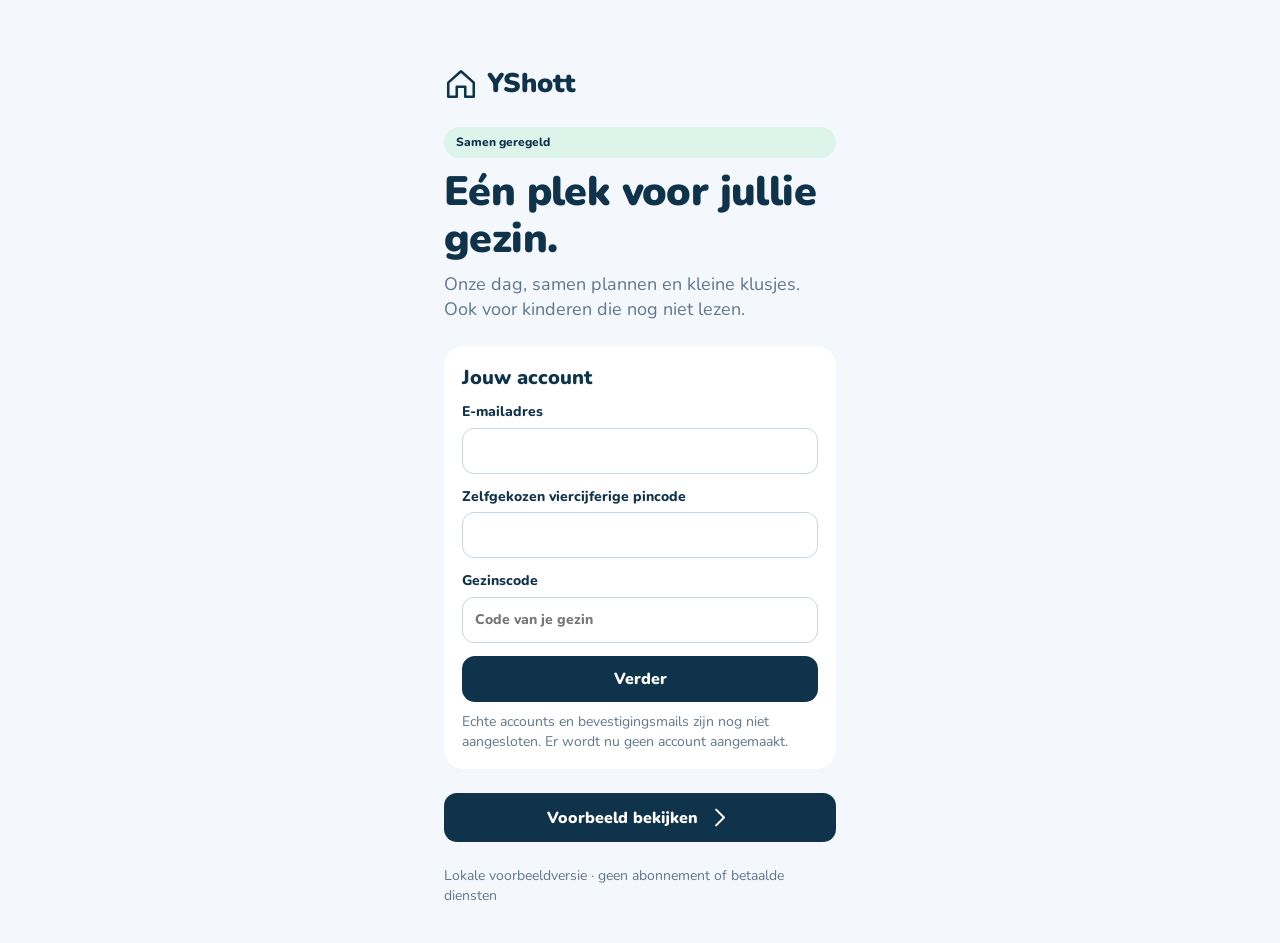
<file: web/index.html>
<!doctype html>
<html lang="nl">
<head>
<meta charset="utf-8"><meta name="viewport" content="width=device-width,initial-scale=1,viewport-fit=cover">
<meta name="theme-color" content="#10334c"><meta name="description" content="YShott familieplanner: onze dag, agenda, boodschappen en een kindmodus met gesproken pictogrammen.">
<title>YShott · Samen geregeld</title><link rel="icon" href="./assets/icon.svg" type="image/svg+xml">
<link rel="manifest" href="./manifest.webmanifest"><link rel="stylesheet" href="./style.css">
<script defer src="./model.js"></script><script defer src="./storage.js"></script><script defer src="./app.js"></script>
</head>
<body><div id="app"><div class="loading">YShott wordt geopend…</div></div>
<dialog id="dialog"></dialog><div id="toast" role="status" aria-live="polite"></div>
<noscript>Schakel JavaScript in om je YShott-planner te gebruiken.</noscript>
</body></html>
</file>
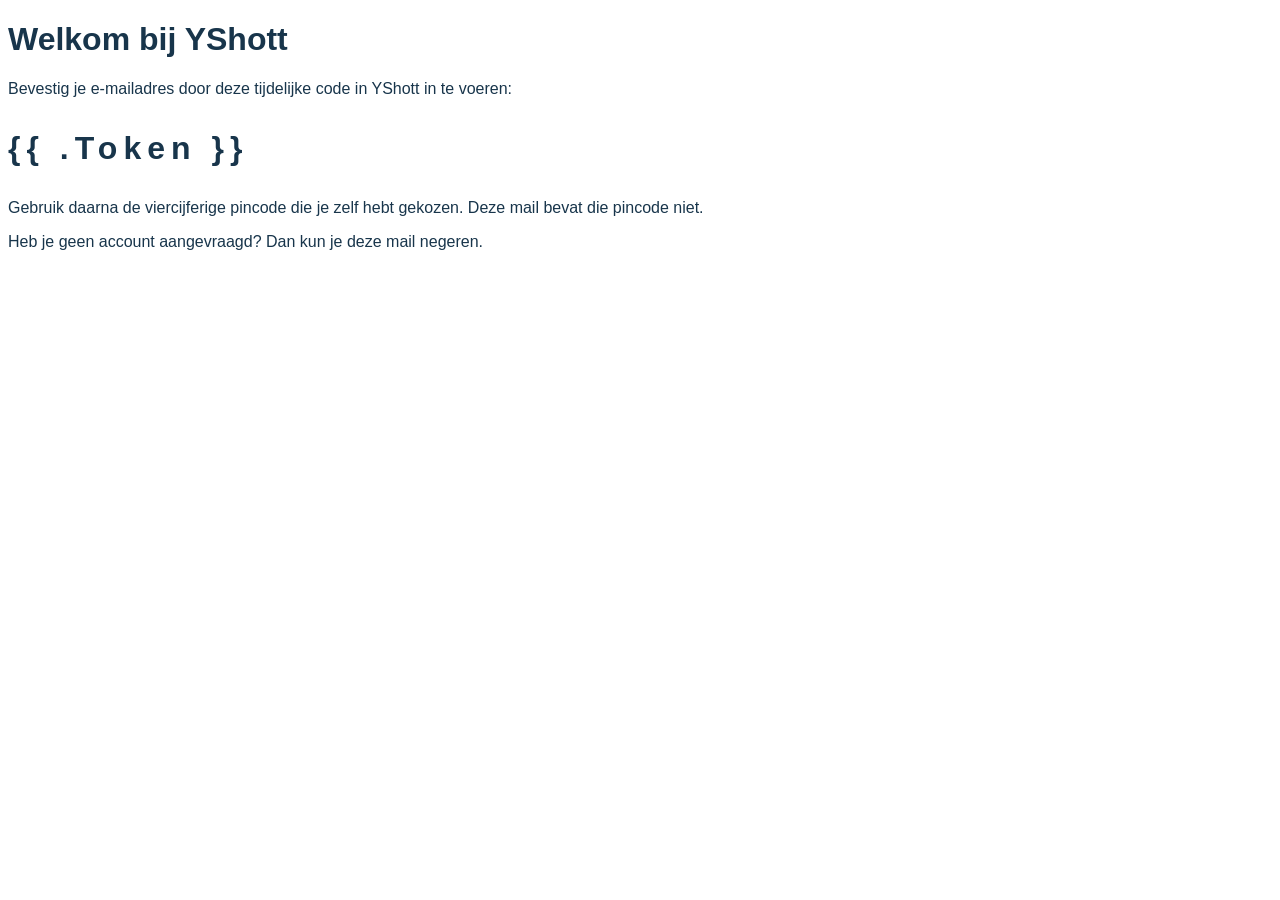
<file: backend/email/confirmation.html>
<!doctype html>
<html lang="nl"><body style="font-family:Arial,sans-serif;color:#18354b">
<h1>Welkom bij YShott</h1>
<p>Bevestig je e-mailadres door deze tijdelijke code in YShott in te voeren:</p>
<p style="font-size:32px;font-weight:bold;letter-spacing:6px">{{ .Token }}</p>
<p>Gebruik daarna de viercijferige pincode die je zelf hebt gekozen. Deze mail bevat die pincode niet.</p>
<p>Heb je geen account aangevraagd? Dan kun je deze mail negeren.</p>
</body></html>
</file>
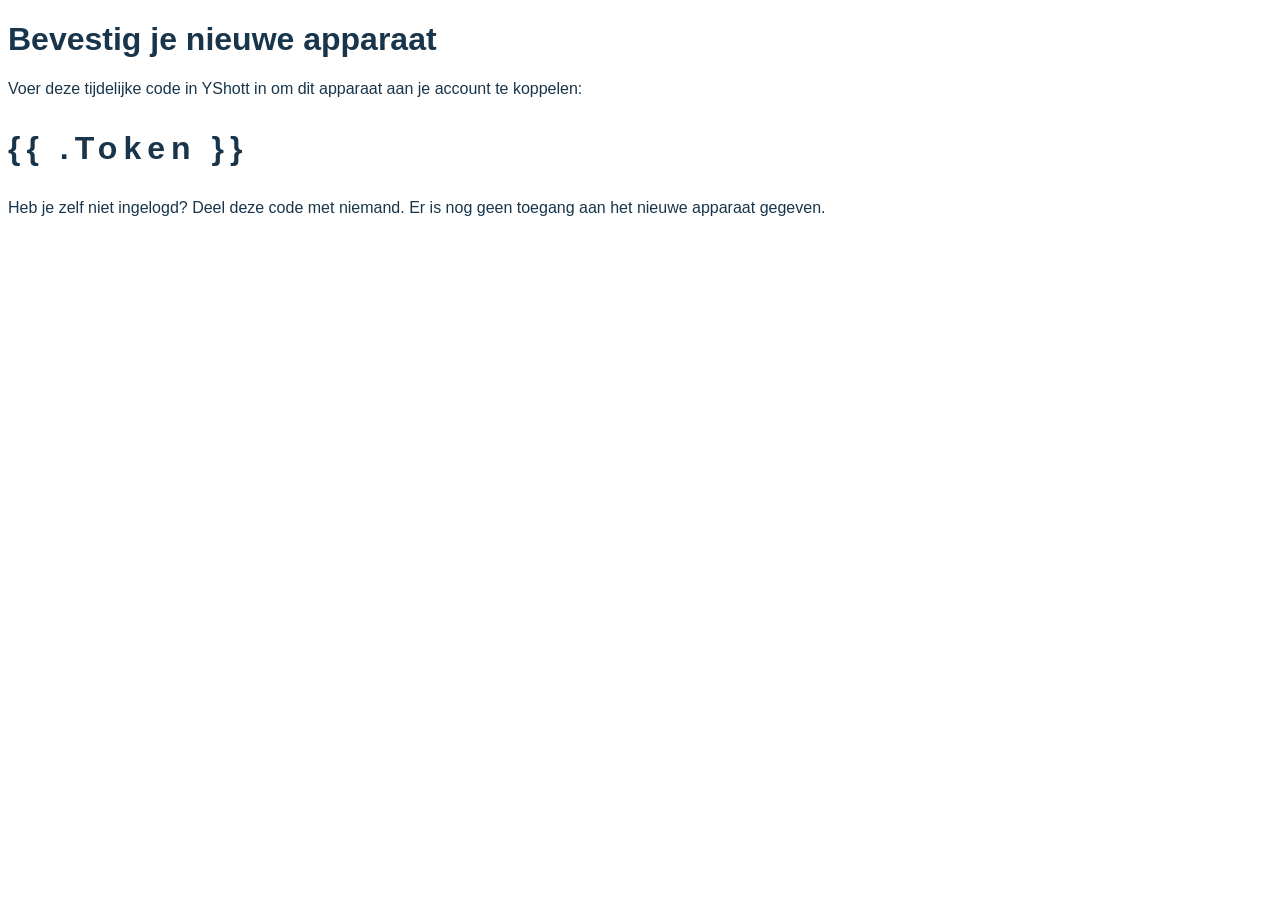
<file: backend/email/login.html>
<!doctype html>
<html lang="nl"><body style="font-family:Arial,sans-serif;color:#18354b">
<h1>Bevestig je nieuwe apparaat</h1>
<p>Voer deze tijdelijke code in YShott in om dit apparaat aan je account te koppelen:</p>
<p style="font-size:32px;font-weight:bold;letter-spacing:6px">{{ .Token }}</p>
<p>Heb je zelf niet ingelogd? Deel deze code met niemand. Er is nog geen toegang aan het nieuwe apparaat gegeven.</p>
</body></html>
</file>
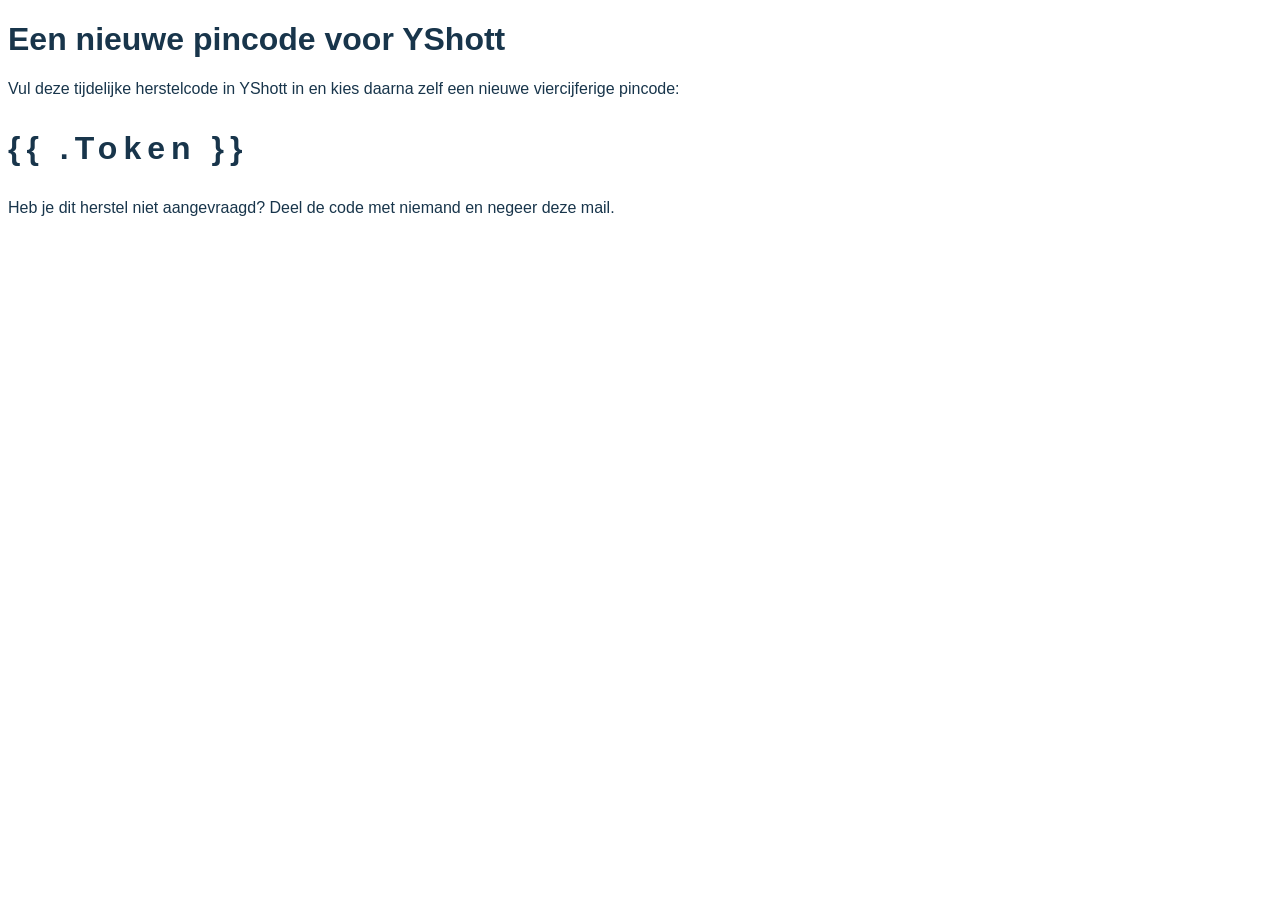
<file: backend/email/recovery.html>
<!doctype html>
<html lang="nl"><body style="font-family:Arial,sans-serif;color:#18354b">
<h1>Een nieuwe pincode voor YShott</h1>
<p>Vul deze tijdelijke herstelcode in YShott in en kies daarna zelf een nieuwe viercijferige pincode:</p>
<p style="font-size:32px;font-weight:bold;letter-spacing:6px">{{ .Token }}</p>
<p>Heb je dit herstel niet aangevraagd? Deel de code met niemand en negeer deze mail.</p>
</body></html>
</file>
<file: web/style.css>
@font-face{font-family:Nunito;src:url("./assets/nunito.ttf") format("truetype");font-weight:200 1000;font-display:swap}
:root{--ink:#10334c;--bg:#f4f8fc;--paper:#fff;--mint:#ddf4ea;--peach:#ffe7d8;--lavender:#ece5ff;--muted:#60768b;--line:#e6edf3;--soft:#eaf1f6;--radius:20px;color-scheme:light}
*{box-sizing:border-box}body{margin:0;background:var(--bg);color:var(--ink);font-family:Nunito,system-ui,sans-serif;font-size:16px;line-height:1.4}button,input,select,textarea{font:inherit;color:inherit}
button{cursor:pointer;border:0;background:none;touch-action:manipulation}button:disabled{cursor:default;opacity:.55}button:focus-visible,a:focus-visible,input:focus-visible,select:focus-visible,textarea:focus-visible{outline:3px solid #4896c9;outline-offset:3px}
a{color:var(--ink)}h1,h2,h3,p{margin:0}h1{font-size:32px;line-height:1.15;font-weight:900;letter-spacing:-.6px}h2{font-size:24px;font-weight:900}h3{font-size:20px;font-weight:850}
small,.muted{color:var(--muted);font-size:14px}.loading{padding:40px;text-align:center}.icon{width:27px;height:27px;fill:none;stroke:currentColor;stroke-width:1.8;stroke-linecap:round;stroke-linejoin:round;flex:none}
.app{max-width:480px;margin:auto;min-height:100dvh;padding-bottom:100px}.topbar{height:86px;padding:20px 20px 14px;display:flex;align-items:center;gap:10px;position:sticky;top:0;z-index:10;background:color-mix(in srgb,var(--bg) 94%,transparent);backdrop-filter:blur(12px)}
.brand{display:flex;align-items:center;gap:9px;flex:1;font-size:25px;font-weight:900;white-space:nowrap}.brand .icon{width:34px;height:34px}.profile{padding:9px 12px;border-radius:14px;background:var(--soft);font-size:14px;font-weight:750;display:flex;align-items:center;gap:7px}.profile .icon{width:16px;height:16px}.round{width:52px;height:52px;display:inline-flex;align-items:center;justify-content:center;border-radius:50%;background:var(--ink);color:white;flex:none}.round.small{width:44px;height:44px}.ghost{width:44px;height:44px;display:inline-flex;align-items:center;justify-content:center;border-radius:14px}.ghost.edit{background:var(--soft)}
main{padding:8px 20px 26px;display:flex;flex-direction:column;gap:14px}.heading{display:flex;align-items:center;justify-content:space-between;gap:12px;margin-bottom:4px}.heading h1{margin-top:3px}.section-head{display:flex;justify-content:space-between;align-items:center;padding-top:8px}.text-button{padding:10px 0;font-weight:800;display:inline-flex;align-items:center;gap:4px}.text-button .icon{width:18px;height:18px}
.card{background:var(--paper);border-radius:var(--radius);padding:18px;display:flex;flex-direction:column;gap:10px}.mint{background:var(--mint);color:#10334c}.peach{background:var(--peach);color:#10334c}.lavender{background:var(--lavender);color:#10334c}
.residence-card{display:flex;align-items:center;gap:13px;padding:20px 17px;border-radius:var(--radius);min-height:97px}.initial{display:grid;place-items:center;width:52px;height:52px;background:#9cdac5;border-radius:50%;font-size:24px;font-weight:900;flex:none}.residence-card .icon{width:33px;height:33px}.residence-card strong{font-size:20px;font-weight:900}.residence-card p{font-size:14px;margin-top:4px}
.event{display:flex;flex-direction:row;align-items:stretch;padding:0;overflow:hidden;gap:0;min-height:82px}.event .time{display:grid;place-items:center;width:82px;flex:none;font-size:20px;font-weight:900}.event.agenda .time{background:var(--ink);color:#fff}.event-content{padding:13px 12px;flex:1;display:flex;flex-direction:column;gap:4px;min-width:0}.event-title{padding:0;text-align:left;font-size:20px;font-weight:900;line-height:1.2}.event-icon{display:grid;place-items:center;padding:15px}.chip{align-self:flex-start;border-radius:40px;padding:3px 13px;font-size:13px;line-height:1.3;font-weight:850;background:var(--mint);color:#10334c}.chip.mila{background:#e6dcff}.row{display:flex;align-items:center;gap:10px}.between{justify-content:space-between}.grow{flex:1;min-width:0}.stack{display:flex;flex-direction:column;gap:12px}.dashboard{display:flex;flex-direction:column;gap:14px}.todo-row{display:flex;align-items:center;gap:12px}.todo-row input{width:26px;height:26px;accent-color:var(--ink)}.card-footer{font-size:14px;display:flex;align-items:center;justify-content:space-between}.meal-name{padding-left:37px;font-size:18px}.primary,.secondary,.danger{min-height:46px;border-radius:13px;padding:11px 18px;font-weight:850;display:inline-flex;align-items:center;justify-content:center;gap:8px}.primary{background:var(--ink);color:white}.secondary{background:var(--soft);color:var(--ink)}.danger{color:#ab4444;border:1px solid #dcbbbb}.wide{width:100%}.actions{display:flex;gap:10px;flex-wrap:wrap}.actions>button{flex:1}
.bottom-nav{position:fixed;bottom:0;left:50%;transform:translateX(-50%);width:100%;max-width:480px;background:var(--paper);border-top:1px solid var(--line);display:flex;gap:9px;padding:9px 15px calc(9px + env(safe-area-inset-bottom));z-index:20}.nav-button{flex:1;min-width:0;padding:9px 2px 7px;border-radius:20px;display:flex;flex-direction:column;align-items:center;gap:4px;font-size:12px;white-space:nowrap;font-weight:700}.nav-button .icon{width:30px;height:30px}.nav-button.active{background:var(--mint);color:#10334c;font-weight:900}.side-caption{display:none}.badge{display:inline-flex;background:var(--mint);border-radius:30px;padding:7px 12px;font-size:12px;color:#10334c;font-weight:800}
.view-switch{display:flex;gap:4px;background:var(--soft);padding:4px;border-radius:15px}.view-switch button{flex:1;background:var(--paper);min-height:44px;border-radius:12px;font-weight:800}.view-switch button.active{background:var(--ink);color:#fff}.period{display:flex;align-items:center;justify-content:space-between;font-weight:900;font-size:19px;margin:0}.week-labels,.calendar-grid{display:grid;grid-template-columns:repeat(7,minmax(0,1fr));gap:4px}.week-labels span{text-align:center;font-size:13px;font-weight:800;padding:5px 0}.day-cell{height:52px;background:var(--paper);border-radius:9px;position:relative;font-size:17px;font-weight:850;display:flex;align-items:center;justify-content:center;flex-direction:column;gap:2px}.day-cell.other{color:#9ca9b9}.day-cell.mint{background:var(--mint);color:#10334c}.day-cell.peach{background:var(--peach);color:#10334c}.day-cell.selected{background:var(--ink);color:white}.dot{width:5px;height:5px;background:#a766df;border-radius:50%;position:absolute;bottom:6px}.day-cell.week{height:73px;font-size:22px}.day-cell.week small{font-size:12px;color:inherit;font-weight:600}.legend{display:flex;gap:18px;font-size:13px;padding-top:7px}.legend span{display:flex;align-items:center;gap:7px}.legend i{height:16px;width:16px;border-radius:50%;background:var(--mint)}.legend i.peach{background:var(--peach)}.stay-bar{display:flex;border-radius:12px;overflow:hidden}.stay-bar span{flex:1;padding:5px 0;text-align:center;font-size:12px;font-weight:800}.day-title{display:flex;align-items:center;justify-content:space-between;gap:8px;padding-top:10px}.day-title h2{font-size:21px}.calendar{display:flex;flex-direction:column;gap:6px}.agenda-list{display:flex;flex-direction:column;gap:9px}
.picto{display:inline-block;width:90px;height:90px;flex:none;position:relative;overflow:hidden}.picto:before{content:"";position:absolute;width:107%;height:107%;left:-3.5%;top:-3.5%;background-image:url("./assets/child-pictograms.png");background-size:400% 300%;background-position:calc(var(--col)*100%/3) calc(var(--row)*100%/2);background-repeat:no-repeat}.picto.tiny{width:35px;height:35px}.picto.avatar{width:45px;height:45px;border-radius:50%;background:var(--lavender)}.child-title{display:flex;align-items:center;gap:6px}.child-title .picto{width:86px;height:86px}.child-title h1{font-size:38px}.child-card{min-height:112px;padding:9px 11px;display:flex;align-items:center;gap:9px;border-radius:22px}.child-card strong{font-size:23px;line-height:1.2;font-weight:950;flex:1;overflow-wrap:break-word}.child-card .picto{width:106px;height:100px}.child-card .portrait{width:56px;height:60px}.child-card .house{width:52px;height:65px}.child-card .round{width:51px;height:51px}.child-card .round .icon{width:30px;height:30px}.child-task{background:var(--mint);color:#10334c}.child-task .task-tools{display:flex;align-items:center;gap:8px;margin-top:8px}.check-button{background:#169966;width:54px;height:54px;color:white}.check-button .icon{width:35px;height:35px}.good-job{background:#fff2c9;color:#10334c;min-height:85px}.good-job .picto{width:76px;height:70px}.good-job strong{font-size:24px}
.list-row{display:flex;align-items:center;gap:12px;border-bottom:1px solid var(--line);padding:12px 0}.list-row:last-child{border:0}.list-row input[type=checkbox]{width:25px;height:25px;accent-color:#169966}.list-row.done strong{text-decoration:line-through;opacity:.65}.list-row strong{font-weight:850}.menu-grid{display:grid;grid-template-columns:1fr 1fr;gap:12px}.menu-tile{min-height:104px;display:flex;flex-direction:column;align-items:flex-start;gap:12px;padding:18px;text-align:left;border-radius:20px;background:var(--paper);font-size:17px;font-weight:850}.menu-tile .icon{width:31px;height:31px}.empty{text-align:center;padding:30px 15px;border-radius:20px;background:var(--paper);color:var(--muted)}.chat-message{max-width:85%;padding:14px 17px;border-radius:20px;background:var(--paper);margin-bottom:9px;white-space:pre-wrap;overflow-wrap:anywhere}.chat-message.mine{align-self:flex-end;background:var(--mint);color:#10334c}.composer{display:flex;gap:9px;align-items:center}.composer input{flex:1;min-width:0}.hint{padding:12px 16px;background:var(--soft);border-radius:15px;font-size:13px;color:var(--muted)}.demo-note{text-align:center;font-size:12px;color:var(--muted);padding:12px}
input,select,textarea{border:1px solid #c9d7e2;border-radius:12px;background:var(--paper);padding:11px 12px;min-height:46px;width:100%}input[type=checkbox]{width:auto;min-height:0}textarea{min-height:95px;resize:vertical}label{display:flex;flex-direction:column;gap:6px;font-size:14px;font-weight:800}.form-grid{display:grid;grid-template-columns:1fr 1fr;gap:12px}.form-grid .full{grid-column:1/-1}.field-check{display:flex;flex-direction:row;align-items:center;gap:10px}.field-check input{width:22px;height:22px}.form-error{color:#a63838;background:#fff0ed;border-radius:12px;padding:12px;display:none}.form-error.visible{display:block}dialog{border:0;padding:0;max-width:460px;width:calc(100% - 28px);border-radius:23px;background:var(--bg);color:var(--ink);max-height:90dvh;box-shadow:0 20px 70px #10334c35}dialog::backdrop{background:#10334c65;backdrop-filter:blur(3px)}.dialog-inner{padding:23px;display:flex;flex-direction:column;gap:16px}.dialog-title{display:flex;justify-content:space-between;align-items:center;gap:12px}.dialog-title h2{font-size:23px}.dialog-inner form{display:flex;flex-direction:column;gap:16px}.form-actions{display:flex;gap:10px;position:sticky;bottom:-23px;padding:14px 0;background:var(--bg)}.form-actions button{flex:1}#toast{position:fixed;z-index:100;bottom:110px;left:50%;transform:translateX(-50%);background:#10334c;color:white;padding:13px 18px;border-radius:15px;max-width:calc(100% - 30px);width:max-content;display:none;box-shadow:0 6px 25px #10334c25;font-size:14px}#toast.visible{display:block}.landing{max-width:440px;min-height:100dvh;margin:auto;padding:38px 24px;display:flex;flex-direction:column;gap:24px}.landing .hero{display:flex;flex-direction:column;gap:10px}.landing .hero h1{font-size:41px}.landing .hero p{font-size:18px;color:var(--muted)}.landing .brand{flex:initial}.landing form{display:flex;flex-direction:column;gap:13px}.cooking-step{font-size:23px;font-weight:800;line-height:1.5}.progress{height:7px;border-radius:9px;background:var(--soft);overflow:hidden}.progress span{height:100%;background:#169966;display:block}.recipe-ingredient{display:flex;gap:12px;align-items:center;padding:7px 0}.residence-grid{display:grid;grid-template-columns:repeat(7,minmax(0,1fr));gap:6px}.residence-grid label{text-align:center;font-size:12px}.residence-grid select{padding:7px 2px;font-size:11px}.timer{text-align:center;font-size:42px;font-weight:950}
body.dark{--ink:#c0d9ec;--bg:#111c28;--paper:#1b2a3a;--muted:#9ab0c3;--line:#334859;--soft:#253b4d;color-scheme:dark}body.dark .round,body.dark .primary,body.dark .day-cell.selected,body.dark .view-switch button.active,body.dark .event.agenda .time{background:#aac9e2;color:#10334c}
@media(max-width:360px){.topbar{padding-inline:16px;gap:7px}.brand{font-size:23px}.profile{font-size:12px;padding:9px}.topbar>.ghost{width:35px}main{padding-inline:16px}.child-title h1{font-size:33px}.child-card{gap:7px}.child-card strong{font-size:19px}.child-card .picto{width:83px;height:84px}.child-card .portrait{width:43px;height:53px}.child-card .house{width:37px;height:51px}.child-card .round{width:46px;height:46px}.child-task .task-tools{gap:4px}.child-task .task-tools .round{width:44px;height:44px}.event-title{font-size:18px}.event .time{width:67px;font-size:18px}.day-cell{height:43px;font-size:15px}}
@media(min-width:900px){.app{max-width:1120px;padding-left:225px;padding-bottom:30px}.topbar{height:95px;padding-inline:30px}.brand{font-size:27px}main{padding:15px 30px 35px;gap:18px}.bottom-nav{transform:none;left:max(0px,calc((100vw - 1120px)/2));top:0;bottom:0;width:225px;max-width:none;border-right:1px solid var(--line);border-top:0;flex-direction:column;justify-content:flex-start;padding:120px 20px 30px;gap:12px}.nav-button{flex:initial;flex-direction:row;justify-content:flex-start;padding:15px 17px;font-size:16px;gap:12px;border-radius:16px}.side-caption{display:block;position:absolute;top:35px;font-size:18px;font-weight:900;left:35px}.dashboard{display:grid;grid-template-columns:1.2fr 1fr;gap:18px;align-items:start}.dashboard .span-all{grid-column:1/-1}.calendar-grid .day-cell{height:76px;font-size:21px}.calendar-grid .day-cell.week{height:86px}.day-title h2{font-size:25px}.agenda-list{display:grid;grid-template-columns:1fr 1fr;gap:12px}.menu-grid{grid-template-columns:repeat(3,1fr)}.child-view{max-width:560px;margin:auto;width:100%}.child-view .child-card{min-height:123px}.landing{padding-top:65px}#toast{bottom:32px}.chat-area{max-width:700px}.event.agenda .time{width:85px}}
@media(prefers-reduced-motion:reduce){*{scroll-behavior:auto!important}}

.card p,.card h3,.event-title{overflow-wrap:anywhere}input,select,textarea{min-width:0}.form-grid{grid-template-columns:repeat(2,minmax(0,1fr))}
</file>
